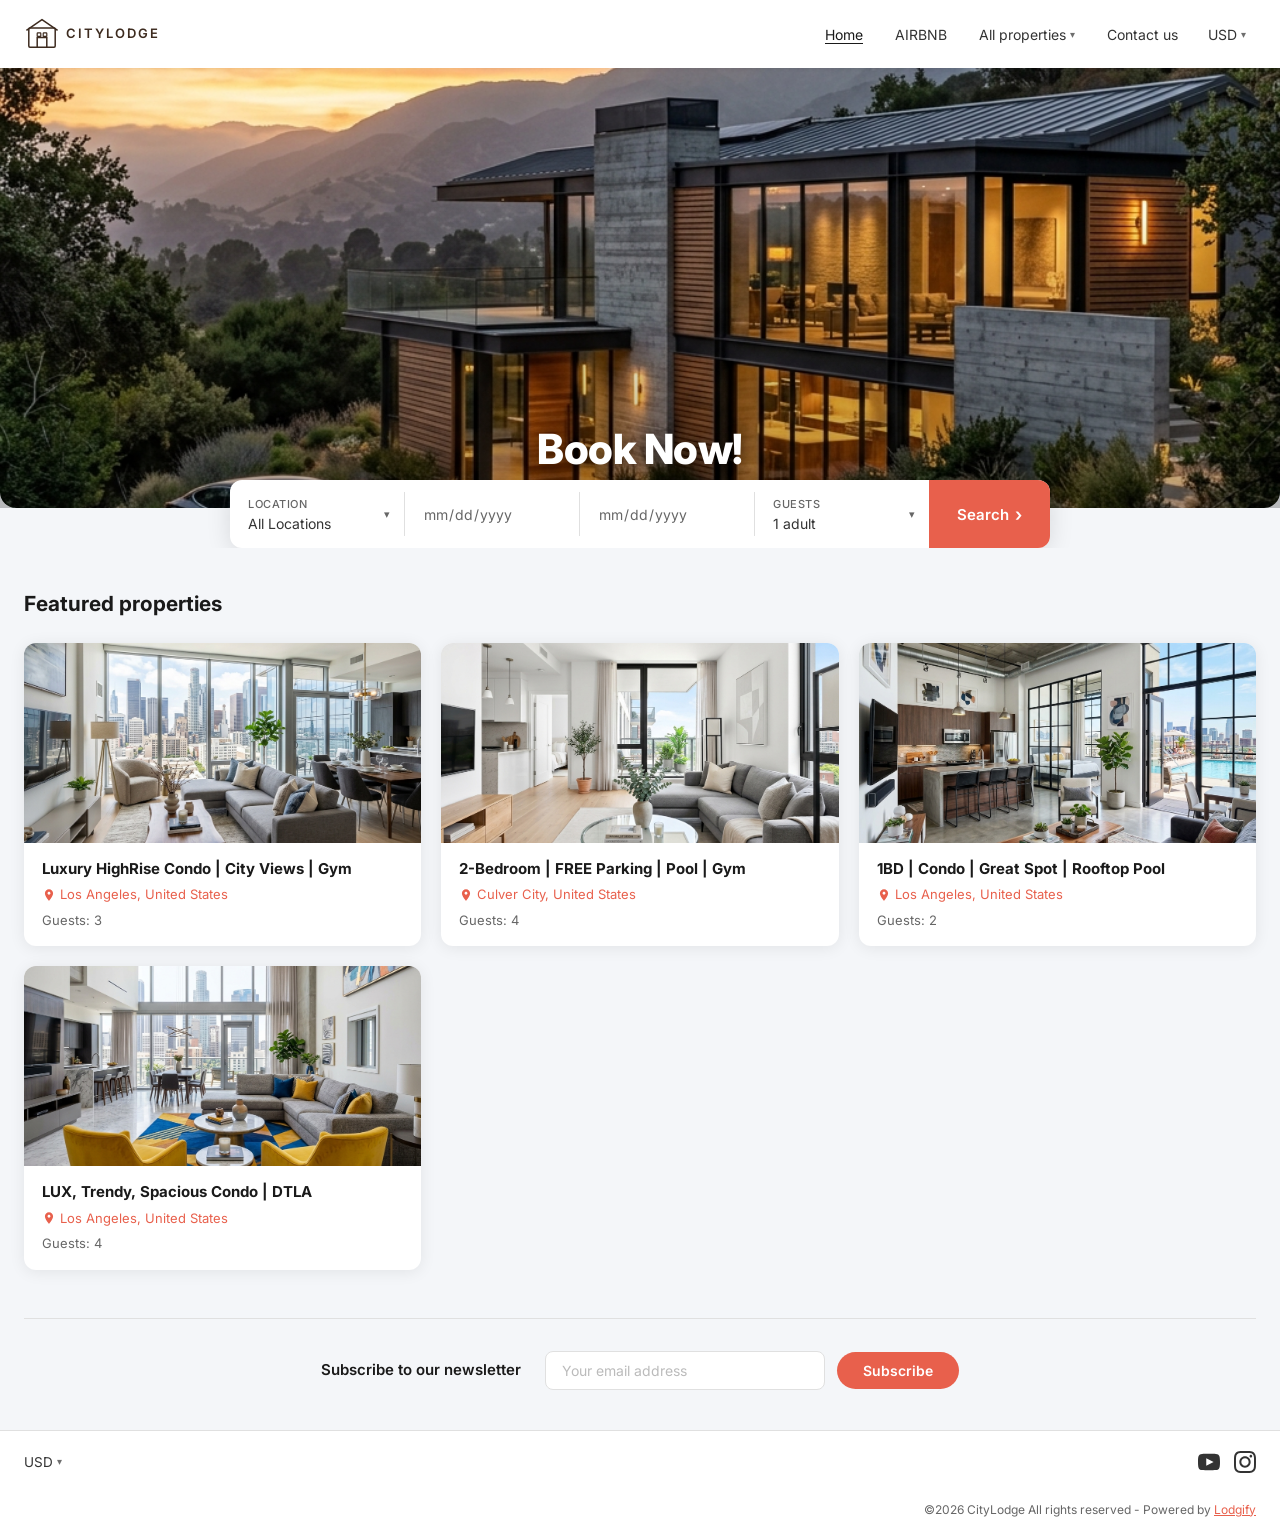
<file: index.html>
<!DOCTYPE html>
<html lang="en">
<head>
  <meta charset="UTF-8" />
  <meta name="viewport" content="width=device-width, initial-scale=1.0" />
  <title>CityLodge - Vacation Rentals in Los Angeles</title>
  <meta name="description" content="Discover luxury vacation rentals and short-term stays in Los Angeles, Culver City, Big Bear and beyond. Book your perfect stay with CityLodge." />
  <link rel="preconnect" href="https://fonts.googleapis.com" />
  <link rel="preconnect" href="https://fonts.gstatic.com" crossorigin />
  <link href="https://fonts.googleapis.com/css2?family=Inter:wght@300;400;500;600;700&display=swap" rel="stylesheet" />
  <link rel="stylesheet" href="css/style.css" />
</head>
<body>

  <!-- HEADER -->
  <header class="site-header" id="site-header">
    <div class="header-inner">
      <a href="index.html" class="logo" id="logo-link">
        <svg class="logo-icon" xmlns="http://www.w3.org/2000/svg" viewBox="0 0 60 60" width="36" height="36">
          <rect x="8" y="20" width="44" height="32" rx="2" fill="none" stroke="#3d2b1f" stroke-width="2.5"/>
          <polyline points="4,24 30,6 56,24" fill="none" stroke="#3d2b1f" stroke-width="2.5" stroke-linejoin="round"/>
          <path d="M22 52 V36 h16 v16" fill="none" stroke="#3d2b1f" stroke-width="2.5"/>
          <rect x="22" y="28" width="6" height="6" rx="1" fill="none" stroke="#3d2b1f" stroke-width="2"/>
          <rect x="32" y="28" width="6" height="6" rx="1" fill="none" stroke="#3d2b1f" stroke-width="2"/>
        </svg>
        <span class="logo-text">CityLodge</span>
      </a>
      <nav class="main-nav" id="main-nav">
        <a href="index.html" class="nav-link active" id="nav-home">Home</a>
        <a href="airbnb.html" class="nav-link" id="nav-airbnb">AIRBNB</a>
        <a href="properties.html" class="nav-link nav-dropdown-trigger" id="nav-properties">
          All properties <span class="dropdown-arrow">▾</span>
          <div class="dropdown-menu" id="nav-dropdown">
            <a href="properties.html" class="dropdown-item">All Properties</a>
            <a href="properties.html?type=vacation" class="dropdown-item">Vacation Homes</a>
            <a href="properties.html?type=apartment" class="dropdown-item">Apartments</a>
            <a href="properties.html?location=la" class="dropdown-item">Los Angeles</a>
            <a href="properties.html?location=culver" class="dropdown-item">Culver City</a>
            <a href="properties.html?location=bigbear" class="dropdown-item">Big Bear</a>
          </div>
        </a>
        <a href="contact.html" class="nav-link" id="nav-contact">Contact us</a>
        <div class="currency-selector" id="currency-selector">
          <span>USD</span>
          <span class="dropdown-arrow">▾</span>
          <div class="currency-dropdown">
            <div class="currency-item active">USD - US Dollar</div>
            <div class="currency-item">EUR - Euro</div>
            <div class="currency-item">GBP - British Pound</div>
            <div class="currency-item">CAD - Canadian Dollar</div>
          </div>
        </div>
      </nav>
      <button class="hamburger" id="hamburger-btn" aria-label="Toggle menu">
        <span></span><span></span><span></span>
      </button>
    </div>
  </header>

  <!-- HERO -->
  <section class="hero" id="hero">
    <div class="hero-image-wrapper">
      <img src="images/hero.png" alt="Luxury vacation home exterior" class="hero-img" id="hero-img" />
      <div class="hero-overlay"></div>
      <div class="hero-text" id="hero-text">
        <h1>Book Now!</h1>
      </div>
    </div>
    <!-- Search Bar -->
    <div class="search-bar-wrapper" id="search-bar">
      <form class="search-bar" id="search-form" action="properties.html" method="GET">
        <div class="search-field" id="location-field">
          <label for="location-select">Location</label>
          <select name="location" id="location-select">
            <option value="">All Locations</option>
            <option value="la">Los Angeles, CA</option>
            <option value="culver">Culver City, CA</option>
            <option value="bigbear">Big Bear, CA</option>
            <option value="dtla">Downtown LA, CA</option>
            <option value="venice">Venice Beach, CA</option>
            <option value="sylmar">Sylmar, CA</option>
          </select>
          <span class="select-arrow">▾</span>
        </div>
        <div class="search-divider"></div>
        <div class="search-field date-field" id="checkin-field">
          <input type="date" name="checkin" id="checkin-input" placeholder="Check-in" />
          <label for="checkin-input" class="floating-label">Check-in</label>
        </div>
        <div class="search-divider"></div>
        <div class="search-field date-field" id="checkout-field">
          <input type="date" name="checkout" id="checkout-input" placeholder="Check-out" />
          <label for="checkout-input" class="floating-label">Check-out</label>
        </div>
        <div class="search-divider"></div>
        <div class="search-field" id="guests-field">
          <label for="guests-select">Guests</label>
          <select name="guests" id="guests-select">
            <option value="1">1 adult</option>
            <option value="2">2 adults</option>
            <option value="3">3 adults</option>
            <option value="4">4 adults</option>
            <option value="6">6 adults</option>
            <option value="8">8 adults</option>
          </select>
          <span class="select-arrow">▾</span>
        </div>
        <button type="submit" class="search-btn" id="search-btn">
          Search <span class="search-arrow">›</span>
        </button>
      </form>
    </div>
  </section>

  <!-- FEATURED PROPERTIES -->
  <main class="main-content" id="main-content">
    <section class="featured-section" id="featured-section">
      <h2 class="section-title" id="featured-title">Featured properties</h2>
      <div class="properties-grid" id="properties-grid">

        <a href="property-detail.html?id=1" class="property-card" id="prop-card-1">
          <div class="card-image-wrapper">
            <img src="images/prop1.png" alt="Luxury HighRise Condo" class="card-img" loading="lazy" />
          </div>
          <div class="card-body">
            <h3 class="card-title">Luxury HighRise Condo | City Views | Gym</h3>
            <p class="card-location">
              <svg class="pin-icon" viewBox="0 0 24 24" fill="none" xmlns="http://www.w3.org/2000/svg"><path d="M12 2C8.13 2 5 5.13 5 9c0 5.25 7 13 7 13s7-7.75 7-13c0-3.87-3.13-7-7-7zm0 9.5c-1.38 0-2.5-1.12-2.5-2.5s1.12-2.5 2.5-2.5 2.5 1.12 2.5 2.5-1.12 2.5-2.5 2.5z" fill="#e8604c"/></svg>
              Los Angeles, United States
            </p>
            <p class="card-guests">Guests: 3</p>
          </div>
        </a>

        <a href="property-detail.html?id=2" class="property-card" id="prop-card-2">
          <div class="card-image-wrapper">
            <img src="images/prop2.png" alt="2-Bedroom Condo" class="card-img" loading="lazy" />
          </div>
          <div class="card-body">
            <h3 class="card-title">2-Bedroom | FREE Parking | Pool | Gym</h3>
            <p class="card-location">
              <svg class="pin-icon" viewBox="0 0 24 24" fill="none" xmlns="http://www.w3.org/2000/svg"><path d="M12 2C8.13 2 5 5.13 5 9c0 5.25 7 13 7 13s7-7.75 7-13c0-3.87-3.13-7-7-7zm0 9.5c-1.38 0-2.5-1.12-2.5-2.5s1.12-2.5 2.5-2.5 2.5 1.12 2.5 2.5-1.12 2.5-2.5 2.5z" fill="#e8604c"/></svg>
              Culver City, United States
            </p>
            <p class="card-guests">Guests: 4</p>
          </div>
        </a>

        <a href="property-detail.html?id=3" class="property-card" id="prop-card-3">
          <div class="card-image-wrapper">
            <img src="images/prop3.png" alt="1BD Condo Great Spot" class="card-img" loading="lazy" />
          </div>
          <div class="card-body">
            <h3 class="card-title">1BD | Condo | Great Spot | Rooftop Pool</h3>
            <p class="card-location">
              <svg class="pin-icon" viewBox="0 0 24 24" fill="none" xmlns="http://www.w3.org/2000/svg"><path d="M12 2C8.13 2 5 5.13 5 9c0 5.25 7 13 7 13s7-7.75 7-13c0-3.87-3.13-7-7-7zm0 9.5c-1.38 0-2.5-1.12-2.5-2.5s1.12-2.5 2.5-2.5 2.5 1.12 2.5 2.5-1.12 2.5-2.5 2.5z" fill="#e8604c"/></svg>
              Los Angeles, United States
            </p>
            <p class="card-guests">Guests: 2</p>
          </div>
        </a>

        <a href="property-detail.html?id=4" class="property-card" id="prop-card-4">
          <div class="card-image-wrapper">
            <img src="images/prop4.png" alt="LUX Trendy Spacious Condo" class="card-img" loading="lazy" />
          </div>
          <div class="card-body">
            <h3 class="card-title">LUX, Trendy, Spacious Condo | DTLA</h3>
            <p class="card-location">
              <svg class="pin-icon" viewBox="0 0 24 24" fill="none" xmlns="http://www.w3.org/2000/svg"><path d="M12 2C8.13 2 5 5.13 5 9c0 5.25 7 13 7 13s7-7.75 7-13c0-3.87-3.13-7-7-7zm0 9.5c-1.38 0-2.5-1.12-2.5-2.5s1.12-2.5 2.5-2.5 2.5 1.12 2.5 2.5-1.12 2.5-2.5 2.5z" fill="#e8604c"/></svg>
              Los Angeles, United States
            </p>
            <p class="card-guests">Guests: 4</p>
          </div>
        </a>

      </div>
    </section>

    <!-- NEWSLETTER -->
    <section class="newsletter-section" id="newsletter-section">
      <div class="newsletter-inner">
        <p class="newsletter-label" id="newsletter-label">Subscribe to our newsletter</p>
        <form class="newsletter-form" id="newsletter-form" onsubmit="handleNewsletter(event)">
          <input type="email" id="newsletter-email" name="email" class="newsletter-input" placeholder="Your email address" required />
          <button type="submit" class="newsletter-btn" id="newsletter-btn">Subscribe</button>
        </form>
      </div>
    </section>
  </main>

  <!-- FOOTER -->
  <footer class="site-footer" id="site-footer">
    <div class="footer-inner">
      <div class="footer-left">
        <div class="currency-footer" id="currency-footer">
          <span>USD</span> <span class="dropdown-arrow">▾</span>
        </div>
      </div>
      <div class="footer-social" id="footer-social">
        <a href="https://www.youtube.com/@mbxhomes" target="_blank" rel="noopener" class="social-link" id="social-youtube" aria-label="YouTube">
          <svg xmlns="http://www.w3.org/2000/svg" viewBox="0 0 24 24" width="22" height="22" fill="currentColor"><path d="M19.615 3.184c-3.604-.246-11.631-.245-15.23 0-3.897.266-4.356 2.62-4.385 8.816.029 6.185.484 8.549 4.385 8.816 3.6.245 11.626.246 15.23 0 3.897-.266 4.356-2.62 4.385-8.816-.029-6.185-.484-8.549-4.385-8.816zm-10.615 12.816v-8l8 3.993-8 4.007z"/></svg>
        </a>
        <a href="https://www.instagram.com/mbxhomes" target="_blank" rel="noopener" class="social-link" id="social-instagram" aria-label="Instagram">
          <svg xmlns="http://www.w3.org/2000/svg" viewBox="0 0 24 24" width="22" height="22" fill="currentColor"><path d="M12 2.163c3.204 0 3.584.012 4.85.07 3.252.148 4.771 1.691 4.919 4.919.058 1.265.069 1.645.069 4.849 0 3.205-.012 3.584-.069 4.849-.149 3.225-1.664 4.771-4.919 4.919-1.266.058-1.644.07-4.85.07-3.204 0-3.584-.012-4.849-.07-3.26-.149-4.771-1.699-4.919-4.92-.058-1.265-.07-1.644-.07-4.849 0-3.204.013-3.583.07-4.849.149-3.227 1.664-4.771 4.919-4.919 1.266-.057 1.645-.069 4.849-.069zm0-2.163c-3.259 0-3.667.014-4.947.072-4.358.2-6.78 2.618-6.98 6.98-.059 1.281-.073 1.689-.073 4.948 0 3.259.014 3.668.072 4.948.2 4.358 2.618 6.78 6.98 6.98 1.281.058 1.689.072 4.948.072 3.259 0 3.668-.014 4.948-.072 4.354-.2 6.782-2.618 6.979-6.98.059-1.28.073-1.689.073-4.948 0-3.259-.014-3.667-.072-4.947-.196-4.354-2.617-6.78-6.979-6.98-1.281-.059-1.69-.073-4.949-.073zm0 5.838c-3.403 0-6.162 2.759-6.162 6.162s2.759 6.163 6.162 6.163 6.162-2.759 6.162-6.163c0-3.403-2.759-6.162-6.162-6.162zm0 10.162c-2.209 0-4-1.79-4-4 0-2.209 1.791-4 4-4s4 1.791 4 4c0 2.21-1.791 4-4 4zm6.406-11.845c-.796 0-1.441.645-1.441 1.44s.645 1.44 1.441 1.44c.795 0 1.439-.645 1.439-1.44s-.644-1.44-1.439-1.44z"/></svg>
        </a>
      </div>
    </div>
    <div class="footer-copyright" id="footer-copyright">
      <p>©2026 CityLodge All rights reserved - Powered by <a href="https://www.lodgify.com" target="_blank" rel="noopener" class="lodgify-link">Lodgify</a></p>
    </div>
  </footer>

  <script src="js/main.js"></script>
</body>
</html>
</file>
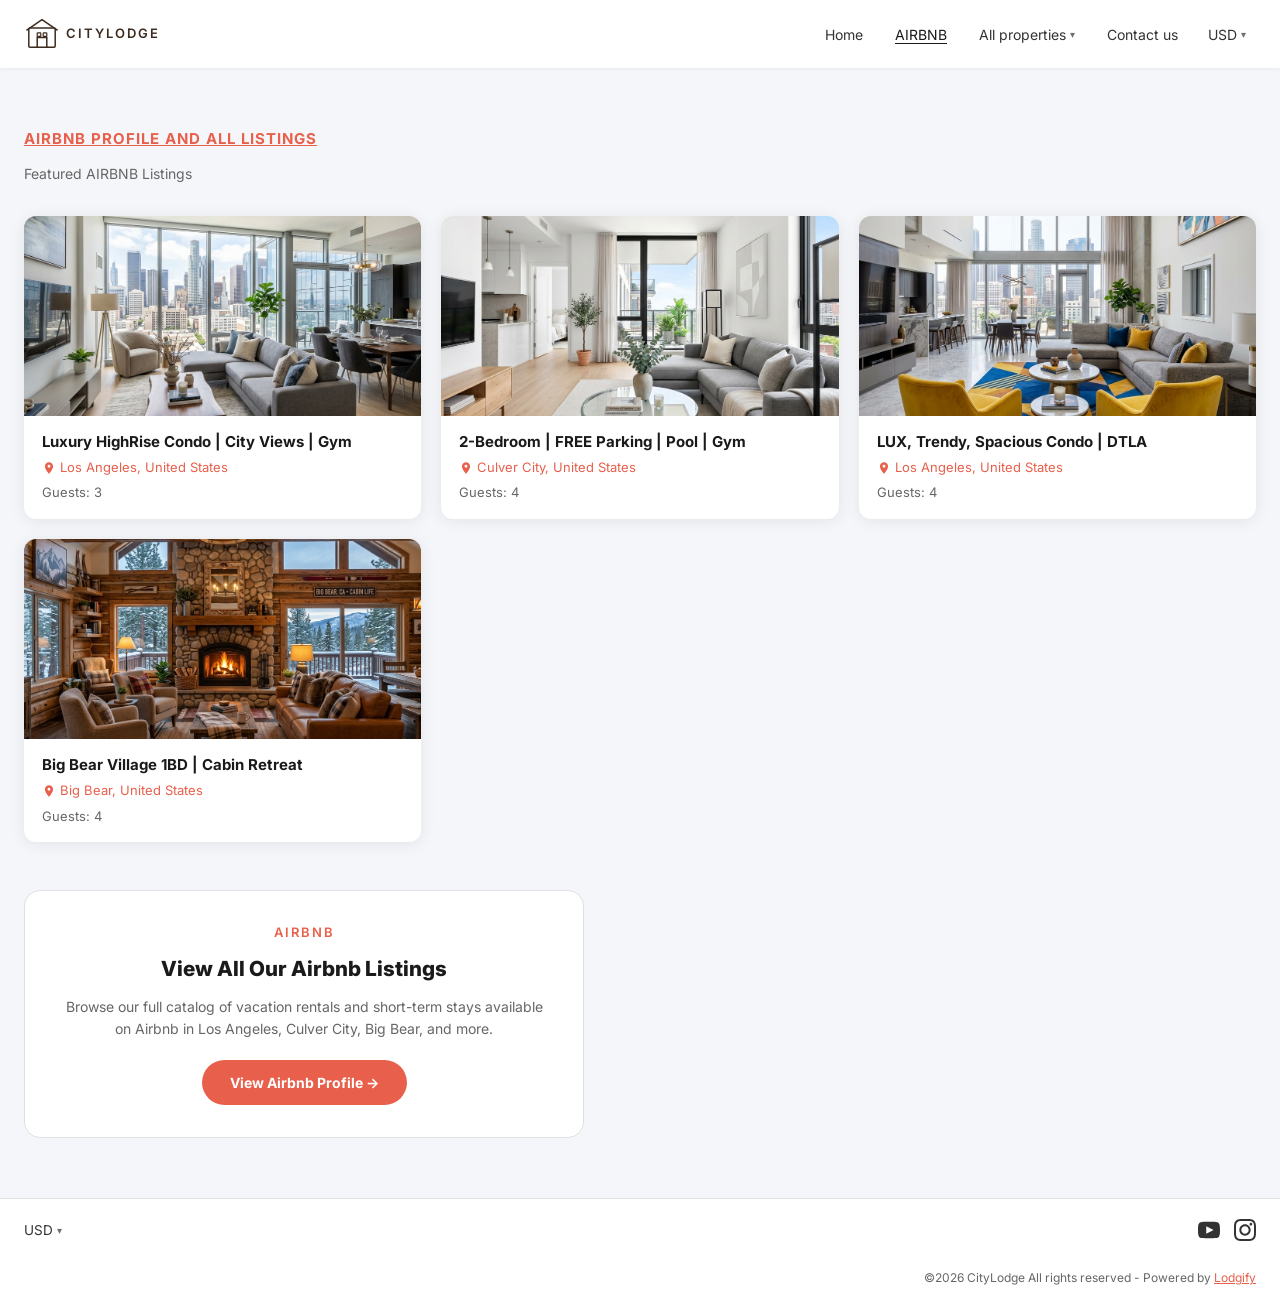
<file: airbnb.html>
<!DOCTYPE html>
<html lang="en">
<head>
  <meta charset="UTF-8" />
  <meta name="viewport" content="width=device-width, initial-scale=1.0" />
  <title>AIRBNB Listings - CityLodge</title>
  <meta name="description" content="Browse all CityLodge listings on Airbnb. View our featured Airbnb properties and profile in Los Angeles and surrounding areas." />
  <link rel="preconnect" href="https://fonts.googleapis.com" />
  <link rel="preconnect" href="https://fonts.gstatic.com" crossorigin />
  <link href="https://fonts.googleapis.com/css2?family=Inter:wght@300;400;500;600;700&display=swap" rel="stylesheet" />
  <link rel="stylesheet" href="css/style.css" />
</head>
<body>

  <!-- HEADER -->
  <header class="site-header" id="site-header">
    <div class="header-inner">
      <a href="index.html" class="logo" id="logo-link">
        <svg class="logo-icon" xmlns="http://www.w3.org/2000/svg" viewBox="0 0 60 60" width="36" height="36">
          <rect x="8" y="20" width="44" height="32" rx="2" fill="none" stroke="#3d2b1f" stroke-width="2.5"/>
          <polyline points="4,24 30,6 56,24" fill="none" stroke="#3d2b1f" stroke-width="2.5" stroke-linejoin="round"/>
          <path d="M22 52 V36 h16 v16" fill="none" stroke="#3d2b1f" stroke-width="2.5"/>
          <rect x="22" y="28" width="6" height="6" rx="1" fill="none" stroke="#3d2b1f" stroke-width="2"/>
          <rect x="32" y="28" width="6" height="6" rx="1" fill="none" stroke="#3d2b1f" stroke-width="2"/>
        </svg>
        <span class="logo-text">CityLodge</span>
      </a>
      <nav class="main-nav" id="main-nav">
        <a href="index.html" class="nav-link" id="nav-home">Home</a>
        <a href="airbnb.html" class="nav-link active" id="nav-airbnb">AIRBNB</a>
        <a href="properties.html" class="nav-link nav-dropdown-trigger" id="nav-properties">
          All properties <span class="dropdown-arrow">▾</span>
          <div class="dropdown-menu" id="nav-dropdown">
            <a href="properties.html" class="dropdown-item">All Properties</a>
            <a href="properties.html?type=vacation" class="dropdown-item">Vacation Homes</a>
            <a href="properties.html?type=apartment" class="dropdown-item">Apartments</a>
            <a href="properties.html?location=la" class="dropdown-item">Los Angeles</a>
            <a href="properties.html?location=culver" class="dropdown-item">Culver City</a>
            <a href="properties.html?location=bigbear" class="dropdown-item">Big Bear</a>
          </div>
        </a>
        <a href="contact.html" class="nav-link" id="nav-contact">Contact us</a>
        <div class="currency-selector" id="currency-selector">
          <span>USD</span>
          <span class="dropdown-arrow">▾</span>
          <div class="currency-dropdown">
            <div class="currency-item active">USD - US Dollar</div>
            <div class="currency-item">EUR - Euro</div>
            <div class="currency-item">GBP - British Pound</div>
            <div class="currency-item">CAD - Canadian Dollar</div>
          </div>
        </div>
      </nav>
      <button class="hamburger" id="hamburger-btn" aria-label="Toggle menu">
        <span></span><span></span><span></span>
      </button>
    </div>
  </header>

  <!-- AIRBNB CONTENT -->
  <main class="airbnb-page" id="airbnb-page">
    <a
      href="https://www.airbnb.com/users/show/mbxhomes"
      target="_blank"
      rel="noopener"
      class="airbnb-profile-link"
      id="airbnb-profile-link"
    >
      AIRBNB PROFILE AND ALL LISTINGS
    </a>
    <p class="airbnb-subtitle" id="airbnb-subtitle">Featured AIRBNB Listings</p>

    <!-- Airbnb featured listings grid -->
    <div class="properties-grid" id="airbnb-grid" style="margin-top:8px">

      <a href="property-detail.html?id=1" class="property-card" id="airbnb-prop-1">
        <div class="card-image-wrapper">
          <img src="images/prop1.png" alt="Luxury HighRise Condo" class="card-img" loading="lazy" />
        </div>
        <div class="card-body">
          <h3 class="card-title">Luxury HighRise Condo | City Views | Gym</h3>
          <p class="card-location">
            <svg class="pin-icon" viewBox="0 0 24 24" fill="none" xmlns="http://www.w3.org/2000/svg"><path d="M12 2C8.13 2 5 5.13 5 9c0 5.25 7 13 7 13s7-7.75 7-13c0-3.87-3.13-7-7-7zm0 9.5c-1.38 0-2.5-1.12-2.5-2.5s1.12-2.5 2.5-2.5 2.5 1.12 2.5 2.5-1.12 2.5-2.5 2.5z" fill="#e8604c"/></svg>
            Los Angeles, United States
          </p>
          <p class="card-guests">Guests: 3</p>
        </div>
      </a>

      <a href="property-detail.html?id=2" class="property-card" id="airbnb-prop-2">
        <div class="card-image-wrapper">
          <img src="images/prop2.png" alt="2-Bedroom Condo" class="card-img" loading="lazy" />
        </div>
        <div class="card-body">
          <h3 class="card-title">2-Bedroom | FREE Parking | Pool | Gym</h3>
          <p class="card-location">
            <svg class="pin-icon" viewBox="0 0 24 24" fill="none" xmlns="http://www.w3.org/2000/svg"><path d="M12 2C8.13 2 5 5.13 5 9c0 5.25 7 13 7 13s7-7.75 7-13c0-3.87-3.13-7-7-7zm0 9.5c-1.38 0-2.5-1.12-2.5-2.5s1.12-2.5 2.5-2.5 2.5 1.12 2.5 2.5-1.12 2.5-2.5 2.5z" fill="#e8604c"/></svg>
            Culver City, United States
          </p>
          <p class="card-guests">Guests: 4</p>
        </div>
      </a>

      <a href="property-detail.html?id=4" class="property-card" id="airbnb-prop-3">
        <div class="card-image-wrapper">
          <img src="images/prop4.png" alt="LUX Trendy Condo" class="card-img" loading="lazy" />
        </div>
        <div class="card-body">
          <h3 class="card-title">LUX, Trendy, Spacious Condo | DTLA</h3>
          <p class="card-location">
            <svg class="pin-icon" viewBox="0 0 24 24" fill="none" xmlns="http://www.w3.org/2000/svg"><path d="M12 2C8.13 2 5 5.13 5 9c0 5.25 7 13 7 13s7-7.75 7-13c0-3.87-3.13-7-7-7zm0 9.5c-1.38 0-2.5-1.12-2.5-2.5s1.12-2.5 2.5-2.5 2.5 1.12 2.5 2.5-1.12 2.5-2.5 2.5z" fill="#e8604c"/></svg>
            Los Angeles, United States
          </p>
          <p class="card-guests">Guests: 4</p>
        </div>
      </a>

      <a href="property-detail.html?id=5" class="property-card" id="airbnb-prop-4">
        <div class="card-image-wrapper">
          <img src="images/prop5.png" alt="Big Bear Cabin" class="card-img" loading="lazy" />
        </div>
        <div class="card-body">
          <h3 class="card-title">Big Bear Village 1BD | Cabin Retreat</h3>
          <p class="card-location">
            <svg class="pin-icon" viewBox="0 0 24 24" fill="none" xmlns="http://www.w3.org/2000/svg"><path d="M12 2C8.13 2 5 5.13 5 9c0 5.25 7 13 7 13s7-7.75 7-13c0-3.87-3.13-7-7-7zm0 9.5c-1.38 0-2.5-1.12-2.5-2.5s1.12-2.5 2.5-2.5 2.5 1.12 2.5 2.5-1.12 2.5-2.5 2.5z" fill="#e8604c"/></svg>
            Big Bear, United States
          </p>
          <p class="card-guests">Guests: 4</p>
        </div>
      </a>

    </div>

    <!-- CTA box -->
    <div style="margin-top:48px;background:#fff;border:1.5px solid #e0e0e0;border-radius:16px;padding:32px;max-width:560px;text-align:center">
      <p style="font-size:13px;text-transform:uppercase;letter-spacing:2px;color:#e8604c;font-weight:600;margin-bottom:10px">AIRBNB</p>
      <h2 style="font-size:1.3rem;font-weight:800;color:#1a1a1a;margin-bottom:12px">View All Our Airbnb Listings</h2>
      <p style="font-size:14px;color:#666;line-height:1.6;margin-bottom:20px">Browse our full catalog of vacation rentals and short-term stays available on Airbnb in Los Angeles, Culver City, Big Bear, and more.</p>
      <a href="https://www.airbnb.com/users/show/mbxhomes" target="_blank" rel="noopener" style="display:inline-block;background:#e8604c;color:#fff;border-radius:24px;padding:12px 28px;font-size:14px;font-weight:700;text-decoration:none;transition:background 0.2s" onmouseover="this.style.background='#d4503c'" onmouseout="this.style.background='#e8604c'">
        View Airbnb Profile →
      </a>
    </div>
  </main>

  <!-- FOOTER -->
  <footer class="site-footer" id="site-footer">
    <div class="footer-inner">
      <div class="currency-footer" id="currency-footer">
        <span>USD</span> <span class="dropdown-arrow">▾</span>
      </div>
      <div class="footer-social" id="footer-social">
        <a href="https://www.youtube.com/@mbxhomes" target="_blank" rel="noopener" class="social-link" id="social-youtube" aria-label="YouTube">
          <svg xmlns="http://www.w3.org/2000/svg" viewBox="0 0 24 24" width="22" height="22" fill="currentColor"><path d="M19.615 3.184c-3.604-.246-11.631-.245-15.23 0-3.897.266-4.356 2.62-4.385 8.816.029 6.185.484 8.549 4.385 8.816 3.6.245 11.626.246 15.23 0 3.897-.266 4.356-2.62 4.385-8.816-.029-6.185-.484-8.549-4.385-8.816zm-10.615 12.816v-8l8 3.993-8 4.007z"/></svg>
        </a>
        <a href="https://www.instagram.com/mbxhomes" target="_blank" rel="noopener" class="social-link" id="social-instagram" aria-label="Instagram">
          <svg xmlns="http://www.w3.org/2000/svg" viewBox="0 0 24 24" width="22" height="22" fill="currentColor"><path d="M12 2.163c3.204 0 3.584.012 4.85.07 3.252.148 4.771 1.691 4.919 4.919.058 1.265.069 1.645.069 4.849 0 3.205-.012 3.584-.069 4.849-.149 3.225-1.664 4.771-4.919 4.919-1.266.058-1.644.07-4.85.07-3.204 0-3.584-.012-4.849-.07-3.26-.149-4.771-1.699-4.919-4.92-.058-1.265-.07-1.644-.07-4.849 0-3.204.013-3.583.07-4.849.149-3.227 1.664-4.771 4.919-4.919 1.266-.057 1.645-.069 4.849-.069zm0-2.163c-3.259 0-3.667.014-4.947.072-4.358.2-6.78 2.618-6.98 6.98-.059 1.281-.073 1.689-.073 4.948 0 3.259.014 3.668.072 4.948.2 4.358 2.618 6.78 6.98 6.98 1.281.058 1.689.072 4.948.072 3.259 0 3.668-.014 4.948-.072 4.354-.2 6.782-2.618 6.979-6.98.059-1.28.073-1.689.073-4.948 0-3.259-.014-3.667-.072-4.947-.196-4.354-2.617-6.78-6.979-6.98-1.281-.059-1.69-.073-4.949-.073zm0 5.838c-3.403 0-6.162 2.759-6.162 6.162s2.759 6.163 6.162 6.163 6.162-2.759 6.162-6.163c0-3.403-2.759-6.162-6.162-6.162zm0 10.162c-2.209 0-4-1.79-4-4 0-2.209 1.791-4 4-4s4 1.791 4 4c0 2.21-1.791 4-4 4zm6.406-11.845c-.796 0-1.441.645-1.441 1.44s.645 1.44 1.441 1.44c.795 0 1.439-.645 1.439-1.44s-.644-1.44-1.439-1.44z"/></svg>
        </a>
      </div>
    </div>
    <div class="footer-copyright" id="footer-copyright">
      <p>©2026 CityLodge All rights reserved - Powered by <a href="https://www.lodgify.com" target="_blank" rel="noopener" class="lodgify-link">Lodgify</a></p>
    </div>
  </footer>

  <script src="js/main.js"></script>
</body>
</html>
</file>
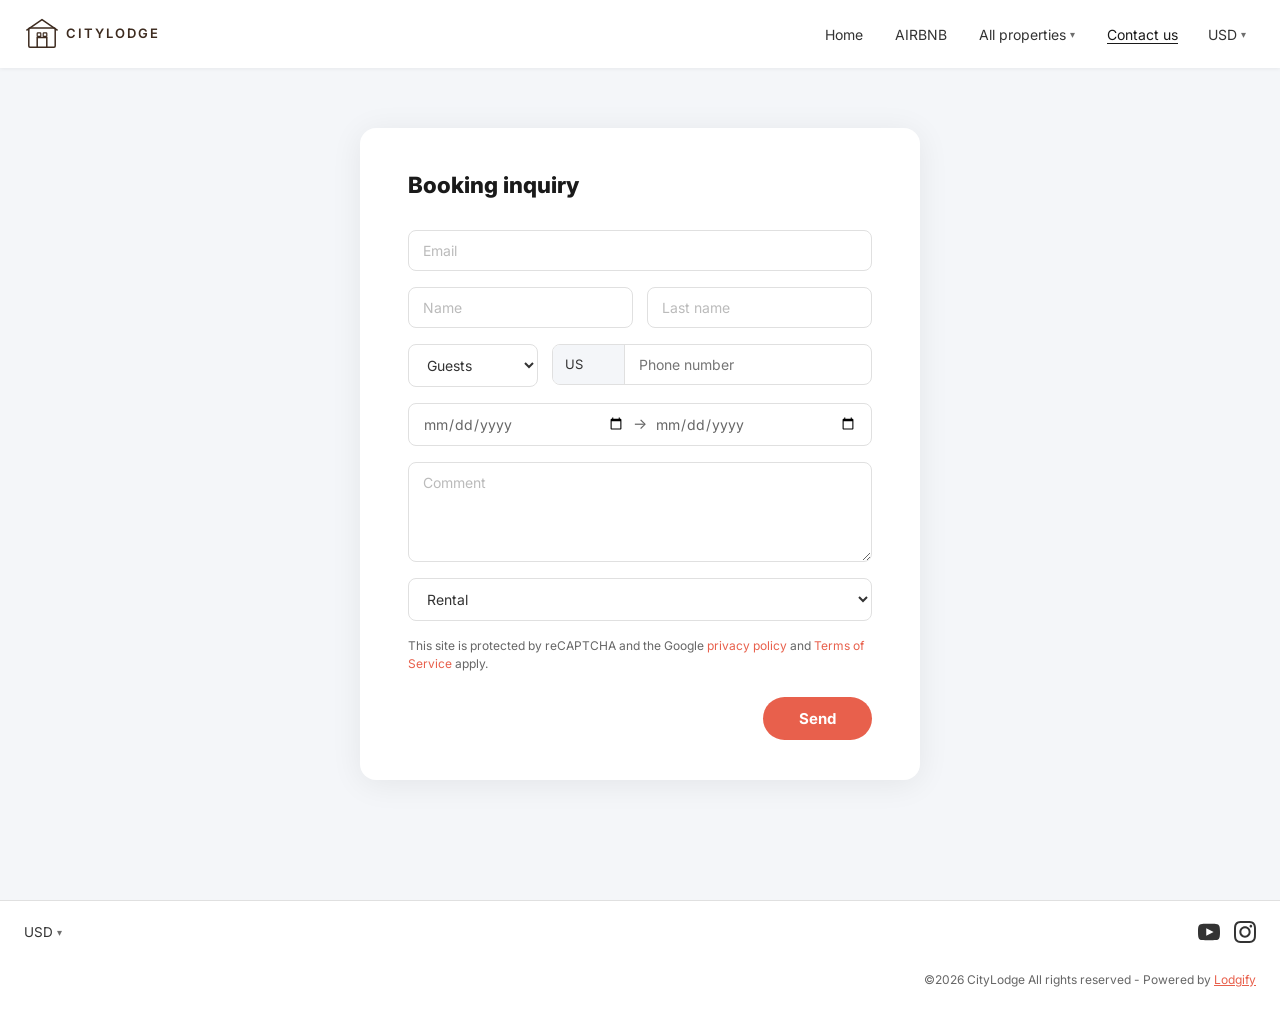
<file: contact.html>
<!DOCTYPE html>
<html lang="en">
<head>
  <meta charset="UTF-8" />
  <meta name="viewport" content="width=device-width, initial-scale=1.0" />
  <title>Contact Us - CityLodge | Booking Inquiry</title>
  <meta name="description" content="Contact CityLodge for booking inquiries, questions about our vacation rentals in Los Angeles, Culver City, Big Bear and more." />
  <link rel="preconnect" href="https://fonts.googleapis.com" />
  <link rel="preconnect" href="https://fonts.gstatic.com" crossorigin />
  <link href="https://fonts.googleapis.com/css2?family=Inter:wght@300;400;500;600;700&display=swap" rel="stylesheet" />
  <link rel="stylesheet" href="css/style.css" />
</head>
<body>

  <!-- HEADER -->
  <header class="site-header" id="site-header">
    <div class="header-inner">
      <a href="index.html" class="logo" id="logo-link">
        <svg class="logo-icon" xmlns="http://www.w3.org/2000/svg" viewBox="0 0 60 60" width="36" height="36">
          <rect x="8" y="20" width="44" height="32" rx="2" fill="none" stroke="#3d2b1f" stroke-width="2.5"/>
          <polyline points="4,24 30,6 56,24" fill="none" stroke="#3d2b1f" stroke-width="2.5" stroke-linejoin="round"/>
          <path d="M22 52 V36 h16 v16" fill="none" stroke="#3d2b1f" stroke-width="2.5"/>
          <rect x="22" y="28" width="6" height="6" rx="1" fill="none" stroke="#3d2b1f" stroke-width="2"/>
          <rect x="32" y="28" width="6" height="6" rx="1" fill="none" stroke="#3d2b1f" stroke-width="2"/>
        </svg>
        <span class="logo-text">CityLodge</span>
      </a>
      <nav class="main-nav" id="main-nav">
        <a href="index.html" class="nav-link" id="nav-home">Home</a>
        <a href="airbnb.html" class="nav-link" id="nav-airbnb">AIRBNB</a>
        <a href="properties.html" class="nav-link nav-dropdown-trigger" id="nav-properties">
          All properties <span class="dropdown-arrow">▾</span>
          <div class="dropdown-menu" id="nav-dropdown">
            <a href="properties.html" class="dropdown-item">All Properties</a>
            <a href="properties.html?type=vacation" class="dropdown-item">Vacation Homes</a>
            <a href="properties.html?type=apartment" class="dropdown-item">Apartments</a>
            <a href="properties.html?location=la" class="dropdown-item">Los Angeles</a>
            <a href="properties.html?location=culver" class="dropdown-item">Culver City</a>
            <a href="properties.html?location=bigbear" class="dropdown-item">Big Bear</a>
          </div>
        </a>
        <a href="contact.html" class="nav-link active" id="nav-contact">Contact us</a>
        <div class="currency-selector" id="currency-selector">
          <span>USD</span>
          <span class="dropdown-arrow">▾</span>
          <div class="currency-dropdown">
            <div class="currency-item active">USD - US Dollar</div>
            <div class="currency-item">EUR - Euro</div>
            <div class="currency-item">GBP - British Pound</div>
            <div class="currency-item">CAD - Canadian Dollar</div>
          </div>
        </div>
      </nav>
      <button class="hamburger" id="hamburger-btn" aria-label="Toggle menu">
        <span></span><span></span><span></span>
      </button>
    </div>
  </header>

  <!-- CONTACT PAGE -->
  <main class="contact-page" id="contact-page">
    <div class="contact-form-box" id="contact-form-box">
      <h1 class="contact-form-title" id="contact-form-title">Booking inquiry</h1>

      <form id="contact-form" onsubmit="handleContactSubmit(event)">
        <!-- Email -->
        <div class="form-group">
          <input type="email" name="email" id="contact-email" class="form-control" placeholder="Email" required />
        </div>

        <!-- Name + Last name -->
        <div class="form-row">
          <div class="form-group" style="margin-bottom:0">
            <input type="text" name="name" id="contact-name" class="form-control" placeholder="Name" required />
          </div>
          <div class="form-group" style="margin-bottom:0">
            <input type="text" name="lastname" id="contact-lastname" class="form-control" placeholder="Last name" required />
          </div>
        </div>

        <!-- Guests + Phone -->
        <div class="form-row" style="margin-top:16px">
          <div class="form-group" style="margin-bottom:0">
            <select name="guests" id="contact-guests" class="form-control">
              <option value="">Guests</option>
              <option value="1">1 adult</option>
              <option value="2">2 adults</option>
              <option value="3">3 adults</option>
              <option value="4">4 adults</option>
              <option value="6">6 adults</option>
              <option value="8">8 adults</option>
            </select>
          </div>
          <div class="form-group" style="margin-bottom:0">
            <div class="phone-field" id="phone-field">
              <select class="phone-country" id="phone-country" name="country">
                <option value="US">US</option>
                <option value="GB">GB</option>
                <option value="CA">CA</option>
                <option value="AU">AU</option>
                <option value="TW">TW</option>
                <option value="PH">PH</option>
              </select>
              <input type="tel" class="phone-input" id="contact-phone" name="phone" placeholder="Phone number" />
            </div>
          </div>
        </div>

        <!-- Check-in / Check-out -->
        <div class="form-group" style="margin-top:16px">
          <div class="date-range-field" id="date-range-field">
            <input type="date" id="contact-checkin" name="checkin" placeholder="Check-in" />
            <span class="date-range-arrow">→</span>
            <input type="date" id="contact-checkout" name="checkout" placeholder="Check-out" />
          </div>
        </div>

        <!-- Comment -->
        <div class="form-group">
          <textarea name="comment" id="contact-comment" class="form-control textarea" placeholder="Comment"></textarea>
        </div>

        <!-- Property type -->
        <div class="form-group">
          <select name="rental" id="contact-rental" class="form-control">
            <option value="">Rental</option>
            <option value="apartment">Apartment</option>
            <option value="vacation-home">Vacation Home</option>
            <option value="condo">Condo</option>
            <option value="cabin">Cabin</option>
          </select>
        </div>

        <!-- Recaptcha note -->
        <p class="recaptcha-text" id="recaptcha-text">
          This site is protected by reCAPTCHA and the Google
          <a href="https://policies.google.com/privacy" target="_blank" rel="noopener">privacy policy</a> and
          <a href="https://policies.google.com/terms" target="_blank" rel="noopener">Terms of Service</a> apply.
        </p>

        <!-- Send button -->
        <div style="display:flex;justify-content:flex-end;margin-top:12px">
          <button type="submit" class="send-btn" id="send-btn">Send</button>
        </div>
      </form>
    </div>
  </main>

  <!-- FOOTER -->
  <footer class="site-footer" id="site-footer">
    <div class="footer-inner">
      <div class="currency-footer" id="currency-footer">
        <span>USD</span> <span class="dropdown-arrow">▾</span>
      </div>
      <div class="footer-social" id="footer-social">
        <a href="https://www.youtube.com/@mbxhomes" target="_blank" rel="noopener" class="social-link" id="social-youtube" aria-label="YouTube">
          <svg xmlns="http://www.w3.org/2000/svg" viewBox="0 0 24 24" width="22" height="22" fill="currentColor"><path d="M19.615 3.184c-3.604-.246-11.631-.245-15.23 0-3.897.266-4.356 2.62-4.385 8.816.029 6.185.484 8.549 4.385 8.816 3.6.245 11.626.246 15.23 0 3.897-.266 4.356-2.62 4.385-8.816-.029-6.185-.484-8.549-4.385-8.816zm-10.615 12.816v-8l8 3.993-8 4.007z"/></svg>
        </a>
        <a href="https://www.instagram.com/mbxhomes" target="_blank" rel="noopener" class="social-link" id="social-instagram" aria-label="Instagram">
          <svg xmlns="http://www.w3.org/2000/svg" viewBox="0 0 24 24" width="22" height="22" fill="currentColor"><path d="M12 2.163c3.204 0 3.584.012 4.85.07 3.252.148 4.771 1.691 4.919 4.919.058 1.265.069 1.645.069 4.849 0 3.205-.012 3.584-.069 4.849-.149 3.225-1.664 4.771-4.919 4.919-1.266.058-1.644.07-4.85.07-3.204 0-3.584-.012-4.849-.07-3.26-.149-4.771-1.699-4.919-4.92-.058-1.265-.07-1.644-.07-4.849 0-3.204.013-3.583.07-4.849.149-3.227 1.664-4.771 4.919-4.919 1.266-.057 1.645-.069 4.849-.069zm0-2.163c-3.259 0-3.667.014-4.947.072-4.358.2-6.78 2.618-6.98 6.98-.059 1.281-.073 1.689-.073 4.948 0 3.259.014 3.668.072 4.948.2 4.358 2.618 6.78 6.98 6.98 1.281.058 1.689.072 4.948.072 3.259 0 3.668-.014 4.948-.072 4.354-.2 6.782-2.618 6.979-6.98.059-1.28.073-1.689.073-4.948 0-3.259-.014-3.667-.072-4.947-.196-4.354-2.617-6.78-6.979-6.98-1.281-.059-1.69-.073-4.949-.073zm0 5.838c-3.403 0-6.162 2.759-6.162 6.162s2.759 6.163 6.162 6.163 6.162-2.759 6.162-6.163c0-3.403-2.759-6.162-6.162-6.162zm0 10.162c-2.209 0-4-1.79-4-4 0-2.209 1.791-4 4-4s4 1.791 4 4c0 2.21-1.791 4-4 4zm6.406-11.845c-.796 0-1.441.645-1.441 1.44s.645 1.44 1.441 1.44c.795 0 1.439-.645 1.439-1.44s-.644-1.44-1.439-1.44z"/></svg>
        </a>
      </div>
    </div>
    <div class="footer-copyright" id="footer-copyright">
      <p>©2026 CityLodge All rights reserved - Powered by <a href="https://www.lodgify.com" target="_blank" rel="noopener" class="lodgify-link">Lodgify</a></p>
    </div>
  </footer>

  <script src="js/main.js"></script>
  <script>
    function handleContactSubmit(e) {
      e.preventDefault();
      const btn = document.getElementById('send-btn');
      if (btn) {
        btn.textContent = 'Sending...';
        btn.disabled = true;
      }
      setTimeout(() => {
        showToast('Your inquiry has been sent! We\'ll get back to you shortly. ✓');
        document.getElementById('contact-form').reset();
        if (btn) {
          btn.textContent = 'Send';
          btn.disabled = false;
        }
      }, 1200);
    }
  </script>

</body>
</html>
</file>
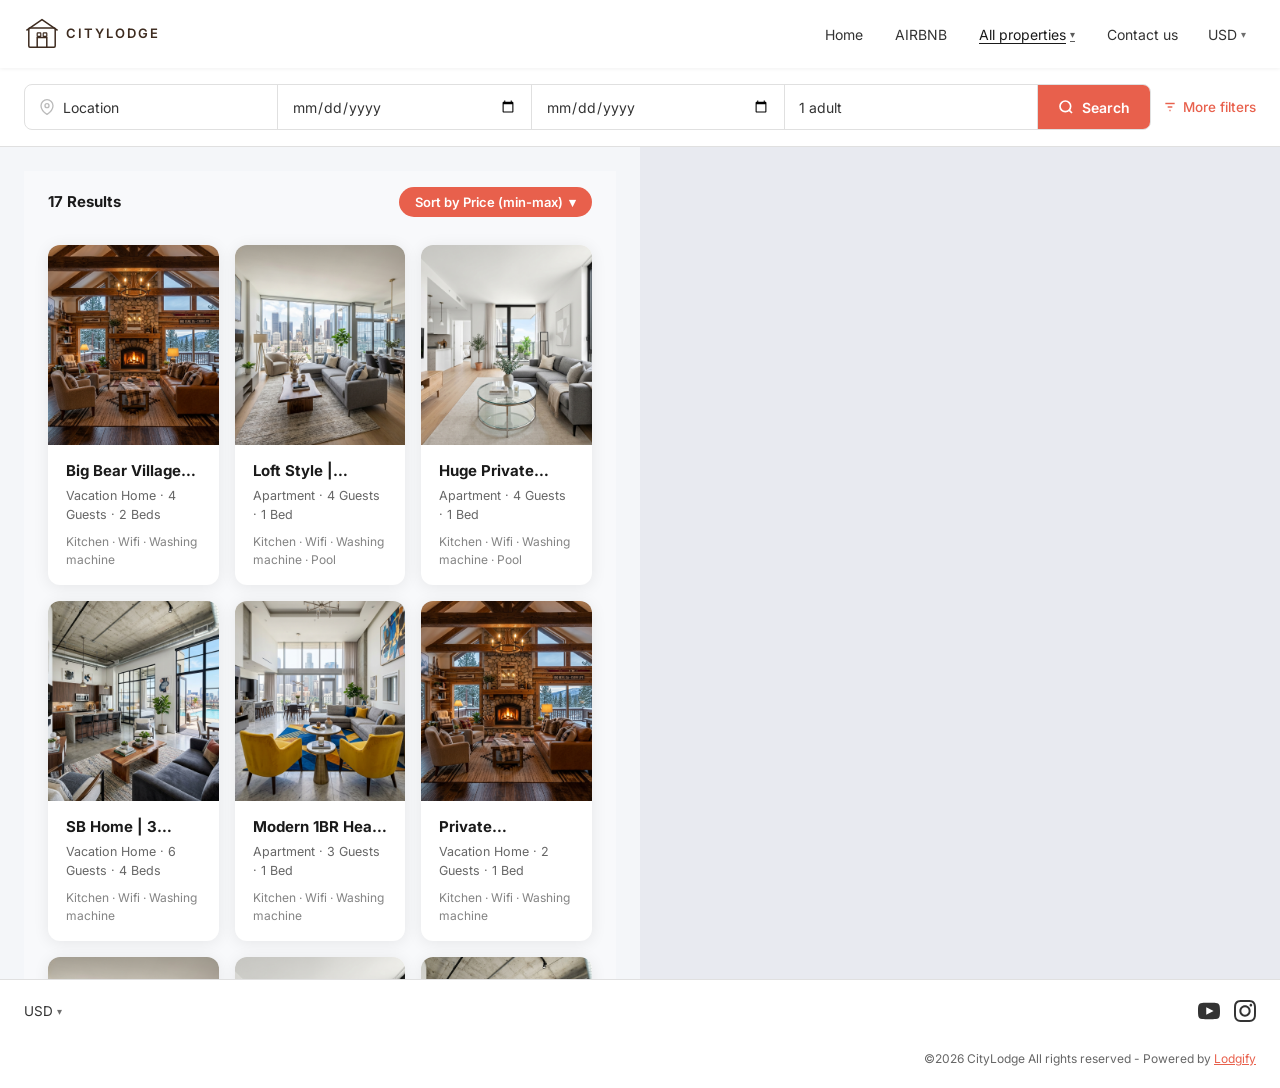
<file: properties.html>
<!DOCTYPE html>
<html lang="en">
<head>
  <meta charset="UTF-8" />
  <meta name="viewport" content="width=device-width, initial-scale=1.0" />
  <title>All Properties - CityLodge | Los Angeles Vacation Rentals</title>
  <meta name="description" content="Browse all CityLodge vacation rentals and short-term stays in Los Angeles, Culver City, Big Bear, and more. 17 properties available." />
  <link rel="preconnect" href="https://fonts.googleapis.com" />
  <link rel="preconnect" href="https://fonts.gstatic.com" crossorigin />
  <link href="https://fonts.googleapis.com/css2?family=Inter:wght@300;400;500;600;700&display=swap" rel="stylesheet" />
  <link rel="stylesheet" href="css/style.css" />
</head>
<body>

  <!-- HEADER -->
  <header class="site-header" id="site-header">
    <div class="header-inner">
      <a href="index.html" class="logo" id="logo-link">
        <svg class="logo-icon" xmlns="http://www.w3.org/2000/svg" viewBox="0 0 60 60" width="36" height="36">
          <rect x="8" y="20" width="44" height="32" rx="2" fill="none" stroke="#3d2b1f" stroke-width="2.5"/>
          <polyline points="4,24 30,6 56,24" fill="none" stroke="#3d2b1f" stroke-width="2.5" stroke-linejoin="round"/>
          <path d="M22 52 V36 h16 v16" fill="none" stroke="#3d2b1f" stroke-width="2.5"/>
          <rect x="22" y="28" width="6" height="6" rx="1" fill="none" stroke="#3d2b1f" stroke-width="2"/>
          <rect x="32" y="28" width="6" height="6" rx="1" fill="none" stroke="#3d2b1f" stroke-width="2"/>
        </svg>
        <span class="logo-text">CityLodge</span>
      </a>
      <nav class="main-nav" id="main-nav">
        <a href="index.html" class="nav-link" id="nav-home">Home</a>
        <a href="airbnb.html" class="nav-link" id="nav-airbnb">AIRBNB</a>
        <a href="properties.html" class="nav-link active nav-dropdown-trigger" id="nav-properties">
          All properties <span class="dropdown-arrow">▾</span>
          <div class="dropdown-menu" id="nav-dropdown">
            <a href="properties.html" class="dropdown-item">All Properties</a>
            <a href="properties.html?type=vacation" class="dropdown-item">Vacation Homes</a>
            <a href="properties.html?type=apartment" class="dropdown-item">Apartments</a>
            <a href="properties.html?location=la" class="dropdown-item">Los Angeles</a>
            <a href="properties.html?location=culver" class="dropdown-item">Culver City</a>
            <a href="properties.html?location=bigbear" class="dropdown-item">Big Bear</a>
          </div>
        </a>
        <a href="contact.html" class="nav-link" id="nav-contact">Contact us</a>
        <div class="currency-selector" id="currency-selector">
          <span>USD</span>
          <span class="dropdown-arrow">▾</span>
          <div class="currency-dropdown">
            <div class="currency-item active">USD - US Dollar</div>
            <div class="currency-item">EUR - Euro</div>
            <div class="currency-item">GBP - British Pound</div>
            <div class="currency-item">CAD - Canadian Dollar</div>
          </div>
        </div>
      </nav>
      <button class="hamburger" id="hamburger-btn" aria-label="Toggle menu">
        <span></span><span></span><span></span>
      </button>
    </div>
  </header>

  <!-- FILTERS BAR -->
  <div class="filters-bar" id="filters-bar">
    <form class="filter-search-bar" id="filter-form" onsubmit="filterProperties(event)">
      <div class="filter-field">
        <svg xmlns="http://www.w3.org/2000/svg" width="16" height="16" viewBox="0 0 24 24" fill="none" stroke="#bbb" stroke-width="2"><path d="M21 10c0 7-9 13-9 13s-9-6-9-13a9 9 0 0 1 18 0z"/><circle cx="12" cy="10" r="3"/></svg>
        <select name="location" id="prop-location-select" style="flex:1">
          <option value="">Location</option>
          <option value="la">Los Angeles</option>
          <option value="culver">Culver City</option>
          <option value="bigbear">Big Bear</option>
          <option value="dtla">Downtown LA</option>
          <option value="venice">Venice Beach</option>
        </select>
      </div>
      <div class="filter-field" style="border-right:1px solid #e0e0e0">
        <input type="date" name="checkin" id="prop-checkin" placeholder="Check-in" />
      </div>
      <div class="filter-field" style="border-right:1px solid #e0e0e0">
        <input type="date" name="checkout" id="prop-checkout" placeholder="Check-out" />
      </div>
      <div class="filter-field" style="border-right:1px solid #e0e0e0">
        <select name="guests" id="prop-guests">
          <option value="1">1 adult</option>
          <option value="2">2 adults</option>
          <option value="3">3 adults</option>
          <option value="4">4 adults</option>
          <option value="6">6 adults</option>
          <option value="8">8 adults</option>
        </select>
      </div>
      <button type="submit" class="filter-search-btn" id="filter-search-btn">
        <svg xmlns="http://www.w3.org/2000/svg" width="16" height="16" viewBox="0 0 24 24" fill="none" stroke="currentColor" stroke-width="2.5"><circle cx="11" cy="11" r="8"/><line x1="21" y1="21" x2="16.65" y2="16.65"/></svg>
        Search
      </button>
    </form>
    <button class="more-filters-btn" id="more-filters-btn" onclick="toggleMoreFilters()">
      <svg xmlns="http://www.w3.org/2000/svg" width="14" height="14" viewBox="0 0 24 24" fill="none" stroke="currentColor" stroke-width="2.5"><line x1="4" y1="6" x2="20" y2="6"/><line x1="8" y1="12" x2="16" y2="12"/><line x1="11" y1="18" x2="13" y2="18"/></svg>
      More filters
    </button>
  </div>

  <!-- PROPERTIES LAYOUT -->
  <div class="properties-page-layout" id="properties-layout">
    <!-- LEFT: LIST -->
    <div class="properties-sidebar" id="properties-sidebar">
      <!-- Results header -->
      <div class="results-header" id="results-header">
        <span class="results-count" id="results-count">17 Results</span>
        <div class="sort-dropdown">
          <button class="sort-btn" id="sort-btn" onclick="toggleSort()">
            Sort by Price (min-max) <span>▾</span>
          </button>
        </div>
      </div>

      <!-- Properties grid -->
      <div class="properties-list-grid" id="properties-list-grid">

        <a href="property-detail.html?id=5" class="property-card" id="list-prop-1">
          <div class="card-image-wrapper">
            <img src="images/prop5.png" alt="Big Bear Village Cabin" class="card-img" loading="lazy" />
          </div>
          <div class="card-body">
            <h3 class="card-title">Big Bear Village 1BD | Cabin</h3>
            <p class="card-meta">Vacation Home · 4 Guests · 2 Beds</p>
            <p class="card-amenities">Kitchen · Wifi · Washing machine</p>
          </div>
        </a>

        <a href="property-detail.html?id=6" class="property-card" id="list-prop-2">
          <div class="card-image-wrapper">
            <img src="images/prop1.png" alt="Loft Style Spacious DTLA" class="card-img" loading="lazy" />
          </div>
          <div class="card-body">
            <h3 class="card-title">Loft Style | Spacious DTL...</h3>
            <p class="card-meta">Apartment · 4 Guests · 1 Bed</p>
            <p class="card-amenities">Kitchen · Wifi · Washing machine · Pool</p>
          </div>
        </a>

        <a href="property-detail.html?id=7" class="property-card" id="list-prop-3">
          <div class="card-image-wrapper">
            <img src="images/prop2.png" alt="Huge Private Condo Downtown" class="card-img" loading="lazy" />
          </div>
          <div class="card-body">
            <h3 class="card-title">Huge Private Condo | Do...</h3>
            <p class="card-meta">Apartment · 4 Guests · 1 Bed</p>
            <p class="card-amenities">Kitchen · Wifi · Washing machine · Pool</p>
          </div>
        </a>

        <a href="property-detail.html?id=8" class="property-card" id="list-prop-4">
          <div class="card-image-wrapper">
            <img src="images/prop3.png" alt="SB Home 3 Bedrooms" class="card-img" loading="lazy" />
          </div>
          <div class="card-body">
            <h3 class="card-title">SB Home | 3 Bedrooms | C...</h3>
            <p class="card-meta">Vacation Home · 6 Guests · 4 Beds</p>
            <p class="card-amenities">Kitchen · Wifi · Washing machine</p>
          </div>
        </a>

        <a href="property-detail.html?id=9" class="property-card" id="list-prop-5">
          <div class="card-image-wrapper">
            <img src="images/prop4.png" alt="Modern 1BR Heart of DTL" class="card-img" loading="lazy" />
          </div>
          <div class="card-body">
            <h3 class="card-title">Modern 1BR Heart of DTL...</h3>
            <p class="card-meta">Apartment · 3 Guests · 1 Bed</p>
            <p class="card-amenities">Kitchen · Wifi · Washing machine</p>
          </div>
        </a>

        <a href="property-detail.html?id=10" class="property-card" id="list-prop-6">
          <div class="card-image-wrapper">
            <img src="images/prop5.png" alt="Private Apartment Venice" class="card-img" loading="lazy" />
          </div>
          <div class="card-body">
            <h3 class="card-title">Private Apartment | Venic...</h3>
            <p class="card-meta">Vacation Home · 2 Guests · 1 Bed</p>
            <p class="card-amenities">Kitchen · Wifi · Washing machine</p>
          </div>
        </a>

        <a href="property-detail.html?id=1" class="property-card" id="list-prop-7">
          <div class="card-image-wrapper">
            <img src="images/prop1.png" alt="Luxury HighRise Condo" class="card-img" loading="lazy" />
          </div>
          <div class="card-body">
            <h3 class="card-title">Luxury HighRise Condo | City Views</h3>
            <p class="card-meta">Apartment · 3 Guests · 1 Bed</p>
            <p class="card-amenities">Kitchen · Wifi · Gym</p>
          </div>
        </a>

        <a href="property-detail.html?id=2" class="property-card" id="list-prop-8">
          <div class="card-image-wrapper">
            <img src="images/prop2.png" alt="2-Bedroom FREE Parking" class="card-img" loading="lazy" />
          </div>
          <div class="card-body">
            <h3 class="card-title">2-Bedroom | FREE Parking | Pool</h3>
            <p class="card-meta">Apartment · 4 Guests · 2 Beds</p>
            <p class="card-amenities">Kitchen · Wifi · Pool · Parking</p>
          </div>
        </a>

        <a href="property-detail.html?id=3" class="property-card" id="list-prop-9">
          <div class="card-image-wrapper">
            <img src="images/prop3.png" alt="1BD Condo Rooftop Pool" class="card-img" loading="lazy" />
          </div>
          <div class="card-body">
            <h3 class="card-title">1BD | Condo | Rooftop Pool</h3>
            <p class="card-meta">Apartment · 2 Guests · 1 Bed</p>
            <p class="card-amenities">Kitchen · Wifi · Pool</p>
          </div>
        </a>

        <a href="property-detail.html?id=4" class="property-card" id="list-prop-10">
          <div class="card-image-wrapper">
            <img src="images/prop4.png" alt="LUX Trendy Condo DTLA" class="card-img" loading="lazy" />
          </div>
          <div class="card-body">
            <h3 class="card-title">LUX, Trendy, Spacious Condo | DTLA</h3>
            <p class="card-meta">Apartment · 4 Guests · 2 Beds</p>
            <p class="card-amenities">Kitchen · Wifi · Gym · Pool</p>
          </div>
        </a>

        <a href="property-detail.html?id=11" class="property-card" id="list-prop-11">
          <div class="card-image-wrapper">
            <img src="images/prop5.png" alt="Sylmar Single Level Home" class="card-img" loading="lazy" />
          </div>
          <div class="card-body">
            <h3 class="card-title">Sylmar Single Level Home | Hilltop</h3>
            <p class="card-meta">Vacation Home · 8 Guests · 3 Beds</p>
            <p class="card-amenities">Kitchen · Wifi · Parking</p>
          </div>
        </a>

        <a href="property-detail.html?id=12" class="property-card" id="list-prop-12">
          <div class="card-image-wrapper">
            <img src="images/prop1.png" alt="Culver City Modern Studio" class="card-img" loading="lazy" />
          </div>
          <div class="card-body">
            <h3 class="card-title">Culver City Modern Studio</h3>
            <p class="card-meta">Apartment · 2 Guests · 1 Bed</p>
            <p class="card-amenities">Kitchen · Wifi · Gym</p>
          </div>
        </a>

      </div>
    </div>

    <!-- RIGHT: MAP -->
    <div class="properties-map-panel" id="properties-map">
      <iframe
        class="map-embed"
        id="map-embed"
        loading="lazy"
        allowfullscreen
        src="https://www.google.com/maps/embed?pb=!1m14!1m12!1m3!1d264673.8059813427!2d-118.24368!3d34.052235!2m3!1f0!2f0!3f0!3m2!1i1024!2i768!4f13.1!5e0!3m2!1sen!2sus!4v1718000000000!5m2!1sen!2sus"
        title="Map of Los Angeles vacation rentals"
      ></iframe>
    </div>
  </div>

  <!-- FOOTER -->
  <footer class="site-footer" id="site-footer">
    <div class="footer-inner">
      <div class="currency-footer" id="currency-footer">
        <span>USD</span> <span class="dropdown-arrow">▾</span>
      </div>
      <div class="footer-social" id="footer-social">
        <a href="https://www.youtube.com/@mbxhomes" target="_blank" rel="noopener" class="social-link" id="social-youtube" aria-label="YouTube">
          <svg xmlns="http://www.w3.org/2000/svg" viewBox="0 0 24 24" width="22" height="22" fill="currentColor"><path d="M19.615 3.184c-3.604-.246-11.631-.245-15.23 0-3.897.266-4.356 2.62-4.385 8.816.029 6.185.484 8.549 4.385 8.816 3.6.245 11.626.246 15.23 0 3.897-.266 4.356-2.62 4.385-8.816-.029-6.185-.484-8.549-4.385-8.816zm-10.615 12.816v-8l8 3.993-8 4.007z"/></svg>
        </a>
        <a href="https://www.instagram.com/mbxhomes" target="_blank" rel="noopener" class="social-link" id="social-instagram" aria-label="Instagram">
          <svg xmlns="http://www.w3.org/2000/svg" viewBox="0 0 24 24" width="22" height="22" fill="currentColor"><path d="M12 2.163c3.204 0 3.584.012 4.85.07 3.252.148 4.771 1.691 4.919 4.919.058 1.265.069 1.645.069 4.849 0 3.205-.012 3.584-.069 4.849-.149 3.225-1.664 4.771-4.919 4.919-1.266.058-1.644.07-4.85.07-3.204 0-3.584-.012-4.849-.07-3.26-.149-4.771-1.699-4.919-4.92-.058-1.265-.07-1.644-.07-4.849 0-3.204.013-3.583.07-4.849.149-3.227 1.664-4.771 4.919-4.919 1.266-.057 1.645-.069 4.849-.069zm0-2.163c-3.259 0-3.667.014-4.947.072-4.358.2-6.78 2.618-6.98 6.98-.059 1.281-.073 1.689-.073 4.948 0 3.259.014 3.668.072 4.948.2 4.358 2.618 6.78 6.98 6.98 1.281.058 1.689.072 4.948.072 3.259 0 3.668-.014 4.948-.072 4.354-.2 6.782-2.618 6.979-6.98.059-1.28.073-1.689.073-4.948 0-3.259-.014-3.667-.072-4.947-.196-4.354-2.617-6.78-6.979-6.98-1.281-.059-1.69-.073-4.949-.073zm0 5.838c-3.403 0-6.162 2.759-6.162 6.162s2.759 6.163 6.162 6.163 6.162-2.759 6.162-6.163c0-3.403-2.759-6.162-6.162-6.162zm0 10.162c-2.209 0-4-1.79-4-4 0-2.209 1.791-4 4-4s4 1.791 4 4c0 2.21-1.791 4-4 4zm6.406-11.845c-.796 0-1.441.645-1.441 1.44s.645 1.44 1.441 1.44c.795 0 1.439-.645 1.439-1.44s-.644-1.44-1.439-1.44z"/></svg>
        </a>
      </div>
    </div>
    <div class="footer-copyright" id="footer-copyright">
      <p>©2026 CityLodge All rights reserved - Powered by <a href="https://www.lodgify.com" target="_blank" rel="noopener" class="lodgify-link">Lodgify</a></p>
    </div>
  </footer>

  <script src="js/main.js"></script>
  <script>
    function filterProperties(e) {
      e.preventDefault();
      // Simulate filtering
      const count = document.getElementById('results-count');
      if (count) count.textContent = '17 Results';
    }

    function toggleMoreFilters() {
      // Could expand a filter panel
    }

    function toggleSort() {
      const btn = document.getElementById('sort-btn');
      if (!btn) return;
      const text = btn.textContent.trim();
      if (text.startsWith('Sort by Price (min-max)')) {
        btn.innerHTML = 'Sort by Price (max-min) <span>▾</span>';
      } else {
        btn.innerHTML = 'Sort by Price (min-max) <span>▾</span>';
      }
    }
  </script>
</body>
</html>
</file>
<file: css/style.css>
/* ===========================
   CityLodge - Main Stylesheet
   =========================== */

*, *::before, *::after {
  box-sizing: border-box;
  margin: 0;
  padding: 0;
}

:root {
  --color-primary: #e8604c;
  --color-primary-hover: #d4503c;
  --color-dark: #1a1a1a;
  --color-text: #333;
  --color-text-light: #666;
  --color-border: #e0e0e0;
  --color-bg: #f4f6f9;
  --color-bg-light: #f8f9fb;
  --color-white: #fff;
  --color-logo: #3d2b1f;
  --color-link: #e8604c;
  --color-location: #e8604c;
  --font-main: 'Inter', -apple-system, BlinkMacSystemFont, 'Segoe UI', sans-serif;
  --shadow-card: 0 2px 16px rgba(0,0,0,0.08);
  --shadow-card-hover: 0 8px 32px rgba(0,0,0,0.14);
  --shadow-header: 0 1px 4px rgba(0,0,0,0.06);
  --border-radius-card: 12px;
  --border-radius-btn: 8px;
  --transition: 0.2s ease;
}

html {
  scroll-behavior: smooth;
}

body {
  font-family: var(--font-main);
  color: var(--color-text);
  background: var(--color-bg);
  min-height: 100vh;
  font-size: 15px;
  line-height: 1.5;
}

a {
  color: inherit;
  text-decoration: none;
}

img {
  max-width: 100%;
  display: block;
}

/* ==========================
   HEADER
   ========================== */
.site-header {
  background: var(--color-white);
  box-shadow: var(--shadow-header);
  position: sticky;
  top: 0;
  z-index: 1000;
  height: 68px;
}

.header-inner {
  max-width: 1280px;
  margin: 0 auto;
  padding: 0 24px;
  height: 100%;
  display: flex;
  align-items: center;
  justify-content: space-between;
  gap: 24px;
}

/* LOGO */
.logo {
  display: flex;
  align-items: center;
  gap: 6px;
  flex-shrink: 0;
  text-decoration: none;
}

.logo-icon {
  display: block;
}

.logo-text {
  font-family: var(--font-main);
  font-size: 13px;
  font-weight: 600;
  letter-spacing: 2px;
  color: var(--color-logo);
  text-transform: uppercase;
}

/* NAV */
.main-nav {
  display: flex;
  align-items: center;
  gap: 8px;
  margin-left: auto;
}

.nav-link {
  font-size: 14px;
  font-weight: 400;
  color: var(--color-text);
  padding: 6px 12px;
  border-radius: 4px;
  transition: color var(--transition);
  position: relative;
  cursor: pointer;
  white-space: nowrap;
}

.nav-link:hover,
.nav-link.active {
  color: var(--color-dark);
}

.nav-link.active {
  text-decoration: underline;
  text-underline-offset: 3px;
}

.nav-dropdown-trigger {
  display: flex;
  align-items: center;
  gap: 4px;
}

.dropdown-arrow {
  font-size: 10px;
  opacity: 0.7;
}

/* DROPDOWN */
.dropdown-menu {
  position: absolute;
  top: calc(100% + 8px);
  left: 0;
  background: var(--color-white);
  border: 1px solid var(--color-border);
  border-radius: 8px;
  box-shadow: 0 8px 32px rgba(0,0,0,0.12);
  padding: 8px 0;
  min-width: 180px;
  opacity: 0;
  pointer-events: none;
  transform: translateY(-8px);
  transition: opacity 0.15s, transform 0.15s;
  z-index: 200;
}

.nav-dropdown-trigger:hover .dropdown-menu,
.nav-dropdown-trigger:focus-within .dropdown-menu {
  opacity: 1;
  pointer-events: auto;
  transform: translateY(0);
}

.dropdown-item {
  display: block;
  padding: 9px 18px;
  font-size: 13.5px;
  color: var(--color-text);
  transition: background var(--transition), color var(--transition);
}

.dropdown-item:hover {
  background: var(--color-bg);
  color: var(--color-primary);
}

/* CURRENCY */
.currency-selector {
  position: relative;
  display: flex;
  align-items: center;
  gap: 4px;
  font-size: 14px;
  font-weight: 400;
  padding: 6px 10px;
  cursor: pointer;
  border-radius: 4px;
  color: var(--color-text);
  transition: color var(--transition);
  user-select: none;
}

.currency-selector:hover {
  color: var(--color-dark);
}

.currency-dropdown {
  position: absolute;
  top: calc(100% + 8px);
  right: 0;
  background: var(--color-white);
  border: 1px solid var(--color-border);
  border-radius: 8px;
  box-shadow: 0 8px 32px rgba(0,0,0,0.12);
  padding: 8px 0;
  min-width: 180px;
  opacity: 0;
  pointer-events: none;
  transform: translateY(-8px);
  transition: opacity 0.15s, transform 0.15s;
  z-index: 200;
}

.currency-selector:hover .currency-dropdown {
  opacity: 1;
  pointer-events: auto;
  transform: translateY(0);
}

.currency-item {
  padding: 9px 18px;
  font-size: 13.5px;
  color: var(--color-text);
  cursor: pointer;
  transition: background var(--transition), color var(--transition);
}

.currency-item:hover,
.currency-item.active {
  background: var(--color-bg);
  color: var(--color-primary);
}

/* HAMBURGER */
.hamburger {
  display: none;
  flex-direction: column;
  gap: 5px;
  background: none;
  border: none;
  cursor: pointer;
  padding: 4px;
}

.hamburger span {
  display: block;
  width: 24px;
  height: 2px;
  background: var(--color-text);
  border-radius: 2px;
  transition: transform 0.3s, opacity 0.3s;
}

/* ==========================
   HERO SECTION
   ========================== */
.hero {
  position: relative;
  width: 100%;
  overflow: hidden;
  background: var(--color-bg);
}

.hero-image-wrapper {
  position: relative;
  width: 100%;
  height: 440px;
  overflow: hidden;
}

.hero-img {
  width: 100%;
  height: 100%;
  object-fit: cover;
  object-position: center 40%;
  display: block;
  border-radius: 0 0 16px 16px;
}

.hero-overlay {
  position: absolute;
  inset: 0;
  background: linear-gradient(
    to bottom,
    rgba(0,0,0,0) 30%,
    rgba(0,0,0,0.25) 100%
  );
  pointer-events: none;
}

.hero-text {
  position: absolute;
  bottom: 28px;
  left: 50%;
  transform: translateX(-50%);
  text-align: center;
  color: var(--color-white);
  pointer-events: none;
  z-index: 2;
}

.hero-text h1 {
  font-size: 2.6rem;
  font-weight: 800;
  letter-spacing: -0.5px;
  text-shadow: 0 2px 12px rgba(0,0,0,0.4);
  white-space: nowrap;
}

/* SEARCH BAR */
.search-bar-wrapper {
  display: flex;
  justify-content: center;
  padding: 0 16px;
  margin-top: -28px;
  position: relative;
  z-index: 10;
}

.search-bar {
  display: flex;
  align-items: stretch;
  background: var(--color-white);
  border-radius: 12px;
  box-shadow: 0 4px 24px rgba(0,0,0,0.12);
  overflow: hidden;
  width: 100%;
  max-width: 820px;
  height: 68px;
}

.search-field {
  flex: 1;
  display: flex;
  flex-direction: column;
  justify-content: center;
  padding: 8px 18px;
  position: relative;
  min-width: 0;
}

.search-field label {
  font-size: 11px;
  color: var(--color-text-light);
  font-weight: 500;
  text-transform: uppercase;
  letter-spacing: 0.5px;
  margin-bottom: 2px;
}

.search-field select,
.search-field input[type="date"] {
  border: none;
  outline: none;
  font-size: 14px;
  color: var(--color-text);
  font-family: var(--font-main);
  background: transparent;
  appearance: none;
  cursor: pointer;
  width: 100%;
  padding: 0;
}

.search-field select::-ms-expand {
  display: none;
}

.select-arrow {
  position: absolute;
  right: 14px;
  top: 50%;
  transform: translateY(-50%);
  font-size: 11px;
  color: var(--color-text-light);
  pointer-events: none;
}

.date-field {
  position: relative;
}

.date-field input[type="date"] {
  color: var(--color-text-light);
}

.date-field input[type="date"]::-webkit-calendar-picker-indicator {
  opacity: 0;
  position: absolute;
  right: 0;
  width: 100%;
  height: 100%;
  cursor: pointer;
}

.floating-label {
  font-size: 14px;
  color: var(--color-text-light) !important;
  font-weight: 400 !important;
  margin-bottom: 0 !important;
  position: absolute;
  top: 50%;
  left: 18px;
  transform: translateY(-50%);
  pointer-events: none;
  transition: 0.15s;
  text-transform: none !important;
  letter-spacing: 0 !important;
}

.date-field input[type="date"]:not(:placeholder-shown) + .floating-label,
.date-field input[type="date"]:focus + .floating-label,
.date-field input[type="date"][value]:not([value=""]) + .floating-label {
  display: none;
}

.search-divider {
  width: 1px;
  background: var(--color-border);
  margin: 12px 0;
  flex-shrink: 0;
}

.search-btn {
  background: var(--color-primary);
  color: var(--color-white);
  border: none;
  padding: 0 28px;
  font-size: 15px;
  font-weight: 600;
  cursor: pointer;
  display: flex;
  align-items: center;
  gap: 6px;
  transition: background var(--transition);
  font-family: var(--font-main);
  flex-shrink: 0;
  min-width: 100px;
}

.search-btn:hover {
  background: var(--color-primary-hover);
}

.search-arrow {
  font-size: 18px;
}

/* ==========================
   MAIN CONTENT
   ========================== */
.main-content {
  max-width: 1280px;
  margin: 0 auto;
  padding: 40px 24px 0;
}

/* ==========================
   FEATURED SECTION
   ========================== */
.featured-section {
  margin-bottom: 48px;
}

.section-title {
  font-size: 1.3rem;
  font-weight: 700;
  color: var(--color-dark);
  margin-bottom: 24px;
}

/* PROPERTIES GRID */
.properties-grid {
  display: grid;
  grid-template-columns: repeat(3, 1fr);
  gap: 20px;
}

/* PROPERTY CARD */
.property-card {
  background: var(--color-white);
  border-radius: var(--border-radius-card);
  overflow: hidden;
  box-shadow: var(--shadow-card);
  transition: box-shadow var(--transition), transform var(--transition);
  display: flex;
  flex-direction: column;
  text-decoration: none;
  color: inherit;
}

.property-card:hover {
  box-shadow: var(--shadow-card-hover);
  transform: translateY(-2px);
}

.card-image-wrapper {
  width: 100%;
  height: 200px;
  overflow: hidden;
  flex-shrink: 0;
}

.card-img {
  width: 100%;
  height: 100%;
  object-fit: cover;
  transition: transform 0.4s ease;
}

.property-card:hover .card-img {
  transform: scale(1.04);
}

.card-body {
  padding: 16px 18px;
  display: flex;
  flex-direction: column;
  gap: 6px;
}

.card-title {
  font-size: 15px;
  font-weight: 700;
  color: var(--color-dark);
  line-height: 1.35;
  display: -webkit-box;
  -webkit-line-clamp: 1;
  -webkit-box-orient: vertical;
  overflow: hidden;
}

.card-location {
  display: flex;
  align-items: center;
  gap: 4px;
  font-size: 13px;
  color: var(--color-location);
  font-weight: 400;
}

.pin-icon {
  width: 14px;
  height: 14px;
  flex-shrink: 0;
}

.card-guests {
  font-size: 13px;
  color: var(--color-text-light);
}

.card-meta {
  font-size: 12.5px;
  color: var(--color-text-light);
  margin-bottom: 2px;
}

.card-amenities {
  font-size: 12px;
  color: var(--color-text-light);
  opacity: 0.8;
}

/* ==========================
   NEWSLETTER
   ========================== */
.newsletter-section {
  border-top: 1px solid var(--color-border);
  padding: 32px 0 40px;
  margin-top: 24px;
}

.newsletter-inner {
  display: flex;
  align-items: center;
  justify-content: center;
  gap: 24px;
  flex-wrap: wrap;
}

.newsletter-label {
  font-size: 15px;
  font-weight: 600;
  color: var(--color-dark);
  white-space: nowrap;
}

.newsletter-form {
  display: flex;
  gap: 12px;
  align-items: center;
  flex-wrap: wrap;
}

.newsletter-input {
  border: 1.5px solid var(--color-border);
  border-radius: 8px;
  padding: 10px 16px;
  font-size: 14px;
  font-family: var(--font-main);
  color: var(--color-text);
  outline: none;
  width: 280px;
  transition: border-color var(--transition);
  background: var(--color-white);
}

.newsletter-input:focus {
  border-color: var(--color-primary);
}

.newsletter-input::placeholder {
  color: #bbb;
}

.newsletter-btn {
  background: var(--color-primary);
  color: var(--color-white);
  border: none;
  border-radius: 24px;
  padding: 10px 26px;
  font-size: 14px;
  font-weight: 600;
  cursor: pointer;
  font-family: var(--font-main);
  transition: background var(--transition);
  white-space: nowrap;
}

.newsletter-btn:hover {
  background: var(--color-primary-hover);
}

/* ==========================
   FOOTER
   ========================== */
.site-footer {
  background: var(--color-white);
  border-top: 1px solid var(--color-border);
  margin-top: 0;
}

.footer-inner {
  max-width: 1280px;
  margin: 0 auto;
  padding: 20px 24px 16px;
  display: flex;
  align-items: center;
  justify-content: space-between;
}

.currency-footer {
  display: flex;
  align-items: center;
  gap: 4px;
  font-size: 13.5px;
  color: var(--color-text);
  cursor: pointer;
}

.footer-social {
  display: flex;
  align-items: center;
  gap: 14px;
}

.social-link {
  color: var(--color-text);
  transition: color var(--transition);
  display: flex;
  align-items: center;
}

.social-link:hover {
  color: var(--color-primary);
}

.footer-copyright {
  max-width: 1280px;
  margin: 0 auto;
  padding: 12px 24px 20px;
  text-align: right;
  font-size: 12px;
  color: var(--color-text-light);
}

.footer-copyright p {
  display: inline;
}

.lodgify-link {
  color: var(--color-primary);
  text-decoration: underline;
}

.lodgify-link:hover {
  color: var(--color-primary-hover);
}

/* ==========================
   TOAST NOTIFICATION
   ========================== */
.toast {
  position: fixed;
  bottom: 32px;
  left: 50%;
  transform: translateX(-50%) translateY(80px);
  background: #333;
  color: #fff;
  padding: 12px 28px;
  border-radius: 24px;
  font-size: 14px;
  font-weight: 500;
  box-shadow: 0 4px 20px rgba(0,0,0,0.2);
  z-index: 9999;
  transition: transform 0.3s ease, opacity 0.3s ease;
  opacity: 0;
  pointer-events: none;
  white-space: nowrap;
}

.toast.show {
  transform: translateX(-50%) translateY(0);
  opacity: 1;
}

/* ==========================
   PROPERTIES PAGE
   ========================== */
.properties-page-layout {
  display: flex;
  gap: 0;
  min-height: calc(100vh - 68px);
}

.properties-sidebar {
  width: 50%;
  padding: 24px;
  overflow-y: auto;
  max-height: calc(100vh - 68px);
  position: sticky;
  top: 68px;
}

.properties-map-panel {
  width: 50%;
  position: sticky;
  top: 68px;
  height: calc(100vh - 68px);
  background: #e8eaf0;
  overflow: hidden;
}

.map-embed {
  width: 100%;
  height: 100%;
  border: none;
}

/* Filters bar */
.filters-bar {
  display: flex;
  gap: 12px;
  flex-wrap: wrap;
  align-items: center;
  background: var(--color-white);
  padding: 16px 24px;
  border-bottom: 1px solid var(--color-border);
}

.filter-search-bar {
  display: flex;
  align-items: stretch;
  background: var(--color-white);
  border: 1.5px solid var(--color-border);
  border-radius: 8px;
  overflow: hidden;
  height: 46px;
  max-width: 100%;
  flex: 1;
  min-width: 0;
}

.filter-field {
  flex: 1;
  display: flex;
  align-items: center;
  padding: 0 14px;
  gap: 8px;
  border-right: 1px solid var(--color-border);
  min-width: 0;
}

.filter-field:last-of-type {
  border-right: none;
}

.filter-field select,
.filter-field input {
  border: none;
  outline: none;
  font-size: 14px;
  color: var(--color-text);
  font-family: var(--font-main);
  background: transparent;
  appearance: none;
  cursor: pointer;
  width: 100%;
}

.filter-search-btn {
  background: var(--color-primary);
  color: var(--color-white);
  border: none;
  padding: 0 20px;
  font-size: 14px;
  font-weight: 600;
  cursor: pointer;
  font-family: var(--font-main);
  transition: background var(--transition);
  display: flex;
  align-items: center;
  gap: 8px;
  flex-shrink: 0;
}

.filter-search-btn:hover {
  background: var(--color-primary-hover);
}

.more-filters-btn {
  background: none;
  border: none;
  color: var(--color-primary);
  font-size: 13.5px;
  font-weight: 500;
  cursor: pointer;
  font-family: var(--font-main);
  display: flex;
  align-items: center;
  gap: 6px;
  padding: 4px 0;
}

/* Results header */
.results-header {
  display: flex;
  align-items: center;
  justify-content: space-between;
  padding: 16px 24px 12px;
  background: var(--color-bg-light);
}

.results-count {
  font-size: 15px;
  font-weight: 700;
  color: var(--color-dark);
}

.sort-dropdown {
  display: flex;
  align-items: center;
  gap: 8px;
}

.sort-btn {
  background: var(--color-primary);
  color: var(--color-white);
  border: none;
  border-radius: 20px;
  padding: 7px 16px;
  font-size: 13px;
  font-weight: 600;
  cursor: pointer;
  font-family: var(--font-main);
  display: flex;
  align-items: center;
  gap: 6px;
}

/* Properties list grid in sidebar */
.properties-list-grid {
  display: grid;
  grid-template-columns: repeat(3, 1fr);
  gap: 16px;
  padding: 16px 24px;
  background: var(--color-bg-light);
}

/* ==========================
   PROPERTY DETAIL PAGE
   ========================== */
.property-hero {
  position: relative;
  height: 440px;
  overflow: hidden;
  cursor: pointer;
}

.property-hero-img {
  width: 100%;
  height: 100%;
  object-fit: cover;
}

.view-more-pics-btn {
  position: absolute;
  bottom: 24px;
  right: 32px;
  background: var(--color-white);
  color: var(--color-dark);
  border: none;
  border-radius: 24px;
  padding: 10px 20px;
  font-size: 13px;
  font-weight: 600;
  cursor: pointer;
  font-family: var(--font-main);
  display: flex;
  align-items: center;
  gap: 8px;
  box-shadow: 0 2px 12px rgba(0,0,0,0.15);
  transition: box-shadow var(--transition);
}

.view-more-pics-btn:hover {
  box-shadow: 0 4px 20px rgba(0,0,0,0.2);
}

/* Sticky booking bar at bottom */
.booking-sticky-bar {
  position: fixed;
  bottom: 0;
  left: 0;
  right: 0;
  background: var(--color-white);
  border-top: 1px solid var(--color-border);
  padding: 12px 32px;
  z-index: 500;
  display: flex;
  align-items: center;
  gap: 20px;
}

.booking-sticky-info {
  flex: 1;
}

.booking-sticky-title {
  font-size: 15px;
  font-weight: 700;
  color: var(--color-dark);
}

.booking-sticky-location {
  display: flex;
  align-items: center;
  gap: 4px;
  font-size: 12.5px;
  color: var(--color-text-light);
  margin-top: 2px;
}

.booking-sticky-fields {
  display: flex;
  align-items: center;
  gap: 0;
  border: 1.5px solid var(--color-border);
  border-radius: 8px;
  overflow: hidden;
}

.sticky-field {
  display: flex;
  align-items: center;
  padding: 8px 16px;
  border-right: 1px solid var(--color-border);
  min-width: 130px;
}

.sticky-field:last-of-type {
  border-right: none;
}

.sticky-field input,
.sticky-field select {
  border: none;
  outline: none;
  font-size: 14px;
  font-family: var(--font-main);
  color: var(--color-text-light);
  background: transparent;
  appearance: none;
  cursor: pointer;
  width: 100%;
}

.book-now-btn {
  background: var(--color-primary);
  color: var(--color-white);
  border: none;
  border-radius: 24px;
  padding: 11px 28px;
  font-size: 15px;
  font-weight: 700;
  cursor: pointer;
  font-family: var(--font-main);
  transition: background var(--transition);
  white-space: nowrap;
}

.book-now-btn:hover {
  background: var(--color-primary-hover);
}

/* Property detail tabs */
.property-tabs-bar {
  background: var(--color-white);
  border-bottom: 1px solid var(--color-border);
  padding: 0 32px;
  display: flex;
  gap: 0;
  position: sticky;
  top: 68px;
  z-index: 100;
}

.property-tab {
  padding: 16px 20px;
  font-size: 14px;
  font-weight: 500;
  color: var(--color-text-light);
  cursor: pointer;
  border-bottom: 2px solid transparent;
  transition: color var(--transition), border-color var(--transition);
  text-decoration: none;
  display: inline-flex;
}

.property-tab:hover,
.property-tab.active {
  color: var(--color-primary);
  border-bottom-color: var(--color-primary);
}

/* Property content */
.property-content {
  max-width: 1280px;
  margin: 0 auto;
  padding: 32px 32px 140px;
}

.property-type-badge {
  font-size: 13px;
  color: var(--color-text-light);
  margin-bottom: 8px;
}

.property-title-h1 {
  font-size: 2rem;
  font-weight: 800;
  color: var(--color-dark);
  line-height: 1.2;
  margin-bottom: 16px;
}

.property-stats {
  display: flex;
  gap: 28px;
  flex-wrap: wrap;
  margin-bottom: 20px;
}

.property-stat {
  display: flex;
  align-items: center;
  gap: 8px;
  font-size: 14px;
  color: var(--color-text-light);
}

.property-stat svg {
  width: 20px;
  height: 20px;
  color: var(--color-text-light);
}

.property-description {
  font-size: 14.5px;
  line-height: 1.7;
  color: var(--color-text);
  max-width: 800px;
  margin-bottom: 24px;
}

.highlights-label {
  font-size: 15px;
  font-weight: 700;
  margin-bottom: 12px;
  color: var(--color-dark);
}

.highlights-list {
  display: flex;
  gap: 10px;
  flex-wrap: wrap;
  margin-bottom: 32px;
}

.highlight-badge {
  display: inline-flex;
  align-items: center;
  gap: 6px;
  border: 1.5px solid var(--color-border);
  border-radius: 20px;
  padding: 7px 14px;
  font-size: 13px;
  color: var(--color-text);
}

.pictures-section {
  margin-top: 32px;
}

.pictures-title {
  font-size: 1.2rem;
  font-weight: 700;
  margin-bottom: 16px;
  color: var(--color-dark);
}

.pictures-grid {
  display: grid;
  grid-template-columns: repeat(3, 1fr);
  gap: 12px;
}

.pic-item {
  border-radius: 8px;
  overflow: hidden;
  aspect-ratio: 4/3;
}

.pic-item img {
  width: 100%;
  height: 100%;
  object-fit: cover;
  transition: transform 0.3s;
  cursor: pointer;
}

.pic-item img:hover {
  transform: scale(1.04);
}

/* ==========================
   CONTACT PAGE
   ========================== */
.contact-page {
  min-height: calc(100vh - 68px);
  display: flex;
  align-items: flex-start;
  justify-content: center;
  padding: 60px 24px 100px;
  background: var(--color-bg);
}

.contact-form-box {
  background: var(--color-white);
  border-radius: 16px;
  box-shadow: 0 4px 32px rgba(0,0,0,0.07);
  padding: 40px 48px;
  width: 100%;
  max-width: 560px;
}

.contact-form-title {
  font-size: 1.4rem;
  font-weight: 800;
  color: var(--color-dark);
  margin-bottom: 28px;
}

.form-row {
  display: flex;
  gap: 14px;
  margin-bottom: 16px;
}

.form-group {
  flex: 1;
  display: flex;
  flex-direction: column;
  gap: 6px;
  margin-bottom: 16px;
}

.form-group label {
  font-size: 12px;
  color: var(--color-text-light);
  font-weight: 500;
}

.form-control {
  border: 1.5px solid var(--color-border);
  border-radius: 8px;
  padding: 11px 14px;
  font-size: 14px;
  font-family: var(--font-main);
  color: var(--color-text);
  outline: none;
  width: 100%;
  background: var(--color-white);
  transition: border-color var(--transition);
}

.form-control:focus {
  border-color: var(--color-primary);
}

.form-control::placeholder {
  color: #bbb;
}

.form-control.textarea {
  min-height: 100px;
  resize: vertical;
}

.phone-field {
  display: flex;
  gap: 0;
  border: 1.5px solid var(--color-border);
  border-radius: 8px;
  overflow: hidden;
  transition: border-color var(--transition);
}

.phone-field:focus-within {
  border-color: var(--color-primary);
}

.phone-country {
  padding: 11px 12px;
  border: none;
  border-right: 1px solid var(--color-border);
  background: var(--color-bg);
  font-size: 13px;
  font-family: var(--font-main);
  color: var(--color-text);
  outline: none;
  cursor: pointer;
  appearance: none;
  min-width: 72px;
}

.phone-input {
  border: none;
  outline: none;
  flex: 1;
  padding: 11px 14px;
  font-size: 14px;
  font-family: var(--font-main);
  color: var(--color-text);
  background: transparent;
}

.date-range-field {
  display: flex;
  align-items: center;
  border: 1.5px solid var(--color-border);
  border-radius: 8px;
  overflow: hidden;
  transition: border-color var(--transition);
  padding: 0 14px;
}

.date-range-field:focus-within {
  border-color: var(--color-primary);
}

.date-range-field input {
  border: none;
  outline: none;
  flex: 1;
  padding: 11px 0;
  font-size: 14px;
  font-family: var(--font-main);
  color: var(--color-text-light);
  background: transparent;
}

.date-range-arrow {
  color: var(--color-text-light);
  margin: 0 8px;
}

.recaptcha-text {
  font-size: 12px;
  color: var(--color-text-light);
  line-height: 1.5;
  margin-top: 4px;
}

.recaptcha-text a {
  color: var(--color-primary);
}

.send-btn {
  background: var(--color-primary);
  color: var(--color-white);
  border: none;
  border-radius: 24px;
  padding: 12px 36px;
  font-size: 15px;
  font-weight: 700;
  cursor: pointer;
  font-family: var(--font-main);
  transition: background var(--transition);
  margin-top: 12px;
  float: right;
}

.send-btn:hover {
  background: var(--color-primary-hover);
}

/* ==========================
   AIRBNB PAGE
   ========================== */
.airbnb-page {
  max-width: 1280px;
  margin: 0 auto;
  padding: 60px 24px;
}

.airbnb-profile-link {
  display: inline-block;
  color: var(--color-primary);
  font-size: 15px;
  font-weight: 700;
  text-decoration: underline;
  letter-spacing: 1px;
  text-transform: uppercase;
  margin-bottom: 12px;
}

.airbnb-subtitle {
  font-size: 14px;
  color: var(--color-text-light);
  margin-bottom: 32px;
}

/* ==========================
   LIGHTBOX
   ========================== */
.lightbox {
  display: none;
  position: fixed;
  inset: 0;
  background: rgba(0,0,0,0.9);
  z-index: 9998;
  align-items: center;
  justify-content: center;
}

.lightbox.open {
  display: flex;
}

.lightbox-img {
  max-width: 90vw;
  max-height: 88vh;
  border-radius: 8px;
  object-fit: contain;
}

.lightbox-close {
  position: absolute;
  top: 20px;
  right: 28px;
  background: none;
  border: none;
  color: #fff;
  font-size: 32px;
  cursor: pointer;
  line-height: 1;
  padding: 4px;
}

.lightbox-prev,
.lightbox-next {
  position: absolute;
  top: 50%;
  transform: translateY(-50%);
  background: rgba(255,255,255,0.15);
  border: none;
  color: #fff;
  font-size: 28px;
  width: 48px;
  height: 48px;
  border-radius: 50%;
  cursor: pointer;
  display: flex;
  align-items: center;
  justify-content: center;
  transition: background 0.2s;
}

.lightbox-prev { left: 20px; }
.lightbox-next { right: 20px; }

.lightbox-prev:hover,
.lightbox-next:hover {
  background: rgba(255,255,255,0.3);
}

/* ==========================
   RESPONSIVE
   ========================== */
@media (max-width: 1024px) {
  .properties-grid {
    grid-template-columns: repeat(2, 1fr);
  }

  .properties-list-grid {
    grid-template-columns: repeat(2, 1fr);
  }

  .properties-sidebar {
    width: 60%;
  }

  .properties-map-panel {
    width: 40%;
  }
}

@media (max-width: 768px) {
  .hamburger {
    display: flex;
  }

  .main-nav {
    display: none;
    position: absolute;
    top: 68px;
    left: 0;
    right: 0;
    background: var(--color-white);
    flex-direction: column;
    align-items: flex-start;
    padding: 16px 24px;
    gap: 4px;
    box-shadow: 0 8px 24px rgba(0,0,0,0.1);
    z-index: 999;
  }

  .main-nav.open {
    display: flex;
  }

  .nav-link {
    width: 100%;
    padding: 12px 0;
    border-bottom: 1px solid var(--color-border);
  }

  .currency-selector {
    padding: 12px 0;
  }

  .hero-image-wrapper {
    height: 280px;
  }

  .hero-text h1 {
    font-size: 1.8rem;
  }

  .search-bar {
    flex-direction: column;
    height: auto;
    border-radius: 12px;
  }

  .search-field {
    border-bottom: 1px solid var(--color-border);
    padding: 12px 16px;
  }

  .search-divider {
    display: none;
  }

  .search-btn {
    padding: 16px 24px;
    justify-content: center;
  }

  .properties-grid {
    grid-template-columns: 1fr;
  }

  .properties-page-layout {
    flex-direction: column;
  }

  .properties-sidebar,
  .properties-map-panel {
    width: 100%;
    position: static;
    height: auto;
    max-height: none;
  }

  .properties-map-panel {
    height: 300px;
  }

  .properties-list-grid {
    grid-template-columns: 1fr;
  }

  .pictures-grid {
    grid-template-columns: repeat(2, 1fr);
  }

  .contact-form-box {
    padding: 24px 20px;
  }

  .form-row {
    flex-direction: column;
  }

  .booking-sticky-bar {
    flex-wrap: wrap;
    gap: 12px;
    padding: 12px 16px;
  }

  .booking-sticky-fields {
    width: 100%;
  }

  .footer-copyright {
    text-align: center;
  }
}
</file>
